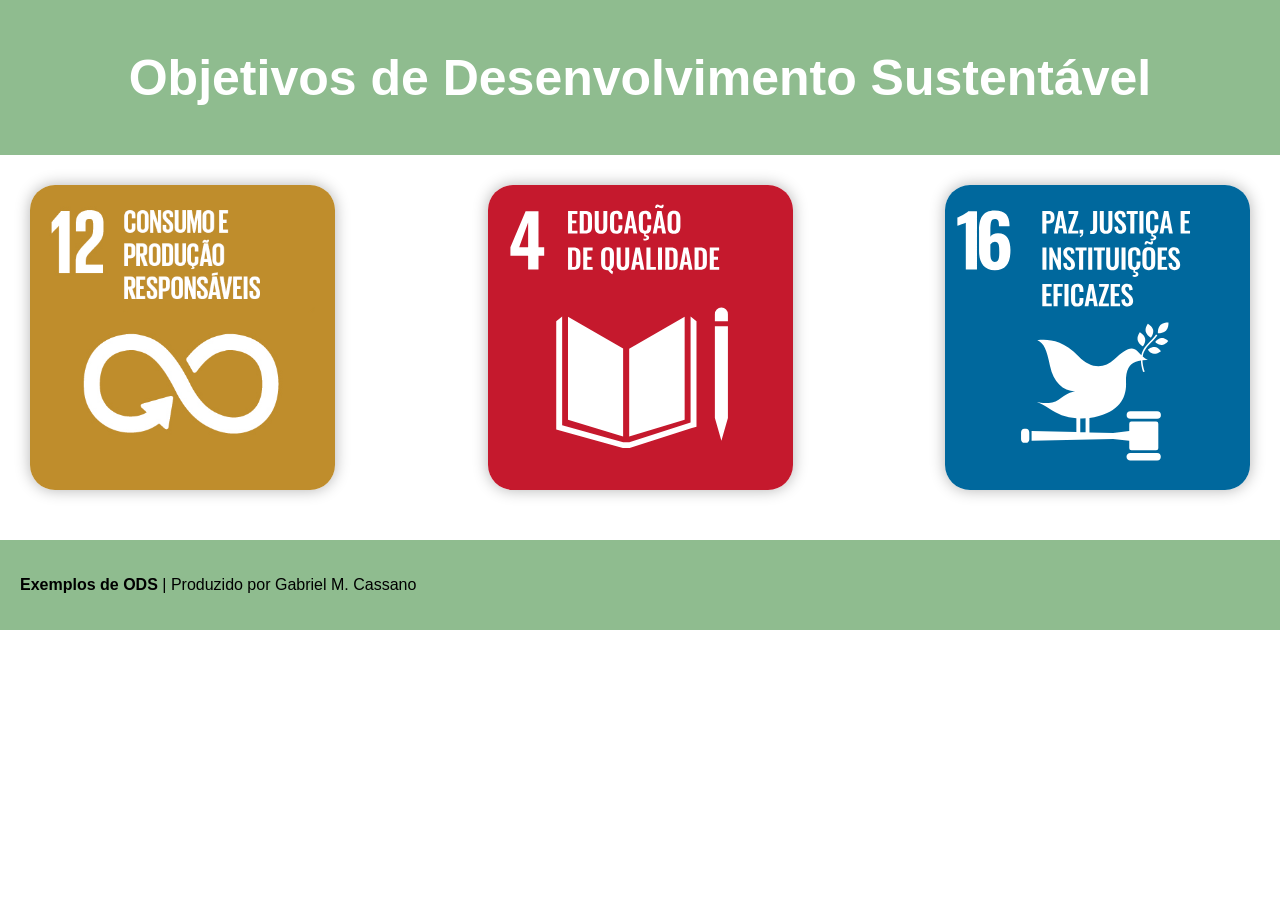
<file: index.html>
<!DOCTYPE html>
<html lang="pt-BR">
<head>
    <meta charset="UTF-8">
    <meta name="viewport" content="width=device-width, initial-scale=1.0">
    <title>ODS - Exemplos</title>
    <link rel="stylesheet" href="css/index.css">
</head>

<body>
    <header>
        <div class="header-content">
            <h1>Objetivos de Desenvolvimento Sustentável</h1>
        </div>
    </header>

    <section>
        <a target="_blank" href="ods12.html">
            <div>
                <img src="images/ODS12.png" alt="Fundo mostarda com o número 12 e o texto Consumo e produção responsáveis em branco, acompanhados pelo símbolo branco da economia circular formado por duas setas curvas. Composição gráfica limpa e institucional, associada à sustentabilidade e ao consumo responsável.">
            </div>
        </a>
        <a target="_blank" href="ods4.html">
            <div>
                <img src="images/ods4.svg" alt="Fundo vermelho com o número 4 e o texto QUALITY EDUCATION em branco. Na parte inferior, há um ícone branco de um livro aberto e uma pessoa usando capelo. Composição gráfica institucional que representa o Objetivo de Desenvolvimento Sustentável 4, sobre educação de qualidade.">
            </div>
        </a>
        <a target="_blank" href="ods16.html">
            <div>
                <img src="images/ods16.svg" alt="Emblema azul do Objetivo de Desenvolvimento Sustentável 16, com o número 16 e o texto PEACE, JUSTICE AND STRONG INSTITUTIONS em branco. A parte inferior mostra uma composição de elementos naturais, uma balança da justiça e um edifício institucional, em estilo gráfico formal e relacionado à paz, à justiça e a instituições eficazes.">
            </div> 
        </a>
    </section>

    <footer>
        <div>
            <p>
                <strong>Exemplos de ODS</strong>
                | Produzido por Gabriel M. Cassano
            </p>
        </div>
    </footer>
    
</body>
</html>
</file>
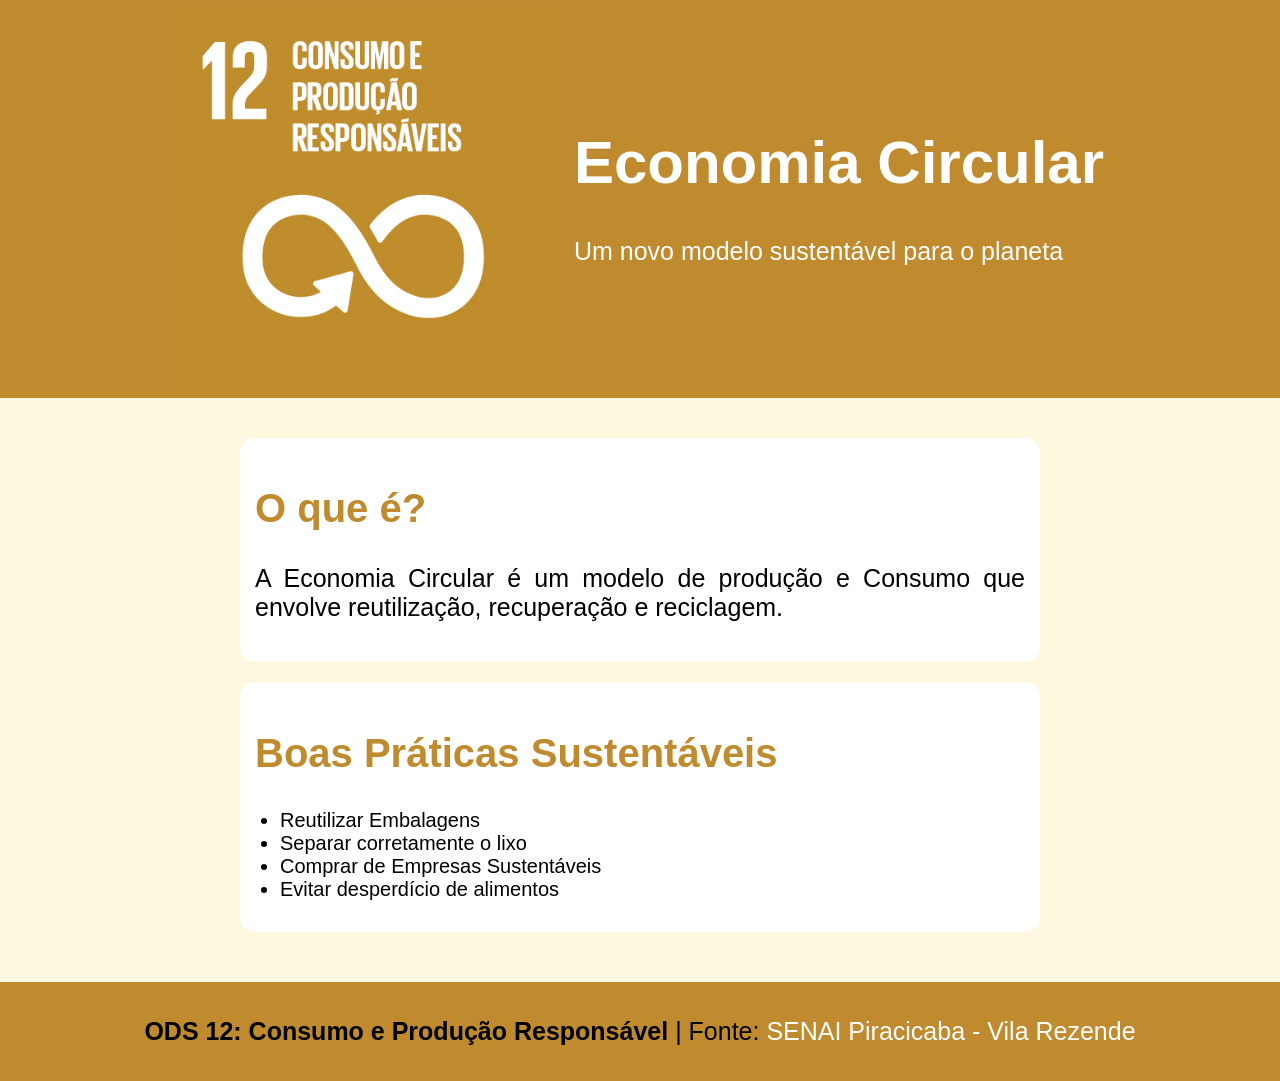
<file: ods12.html>
<!DOCTYPE html>
<html lang="pt-BR">
<head>
    <meta charset="UTF-8">
    <meta name="viewport" content="width=device-width, initial-scale=1.0">
    <title>ODS 12</title>
    <link rel="stylesheet" href="css/ods12.css">
</head>

<body>
    <!-- Cabeçalho do Site -->
    <header>
        <div class="header-content">
            <img src="images/ODS12.png" alt="Símbolo da ODS 12 em fundo mostarda. Em branco, aparecem o número 12, o texto Consumo e Produção Responsáveis e um símbolo de infinito formado por setas curvas, que representa a economia circular, a sustentabilidade e o uso responsável de recursos.">
            <div class="textos-header">
                <a target="_blank" href="https://noticias.portaldaindustria.com.br/noticias/sustentabilidade/objetivos-de-desenvolvimento-sustentavel-da-onu-trazem-oportunidades/">
                    <h1>Economia Circular</h1>
                    <p>Um novo modelo sustentável para o planeta</p>
                </a>
            </div>
        </div>
    </header>

    <!-- Tag Section é um Seção do Site -->
     <section>
        <article>
            <h2>O que é?</h2>
            <p>
                A Economia Circular é um modelo de produção e Consumo
                que envolve reutilização, recuperação e reciclagem.
            </p>
        </article>

        <article>
            <h2>Boas Práticas Sustentáveis</h2>
            <ul>
                <li>Reutilizar Embalagens</li>
                <li>Separar corretamente o lixo</li>
                <li>Comprar de Empresas Sustentáveis</li>
                <li>Evitar desperdício de alimentos</li>
            </ul>
        </article>
     </section>

     <footer>
        <p>
            <strong>
                ODS 12: Consumo e Produção Responsável
            </strong>
            | Fonte:
            <a href="https://www.sp.senai.br/unidade/piracicabavila/">
                SENAI Piracicaba - Vila Rezende
            </a>
        </p>
     </footer>

</body>
</html>
</file>
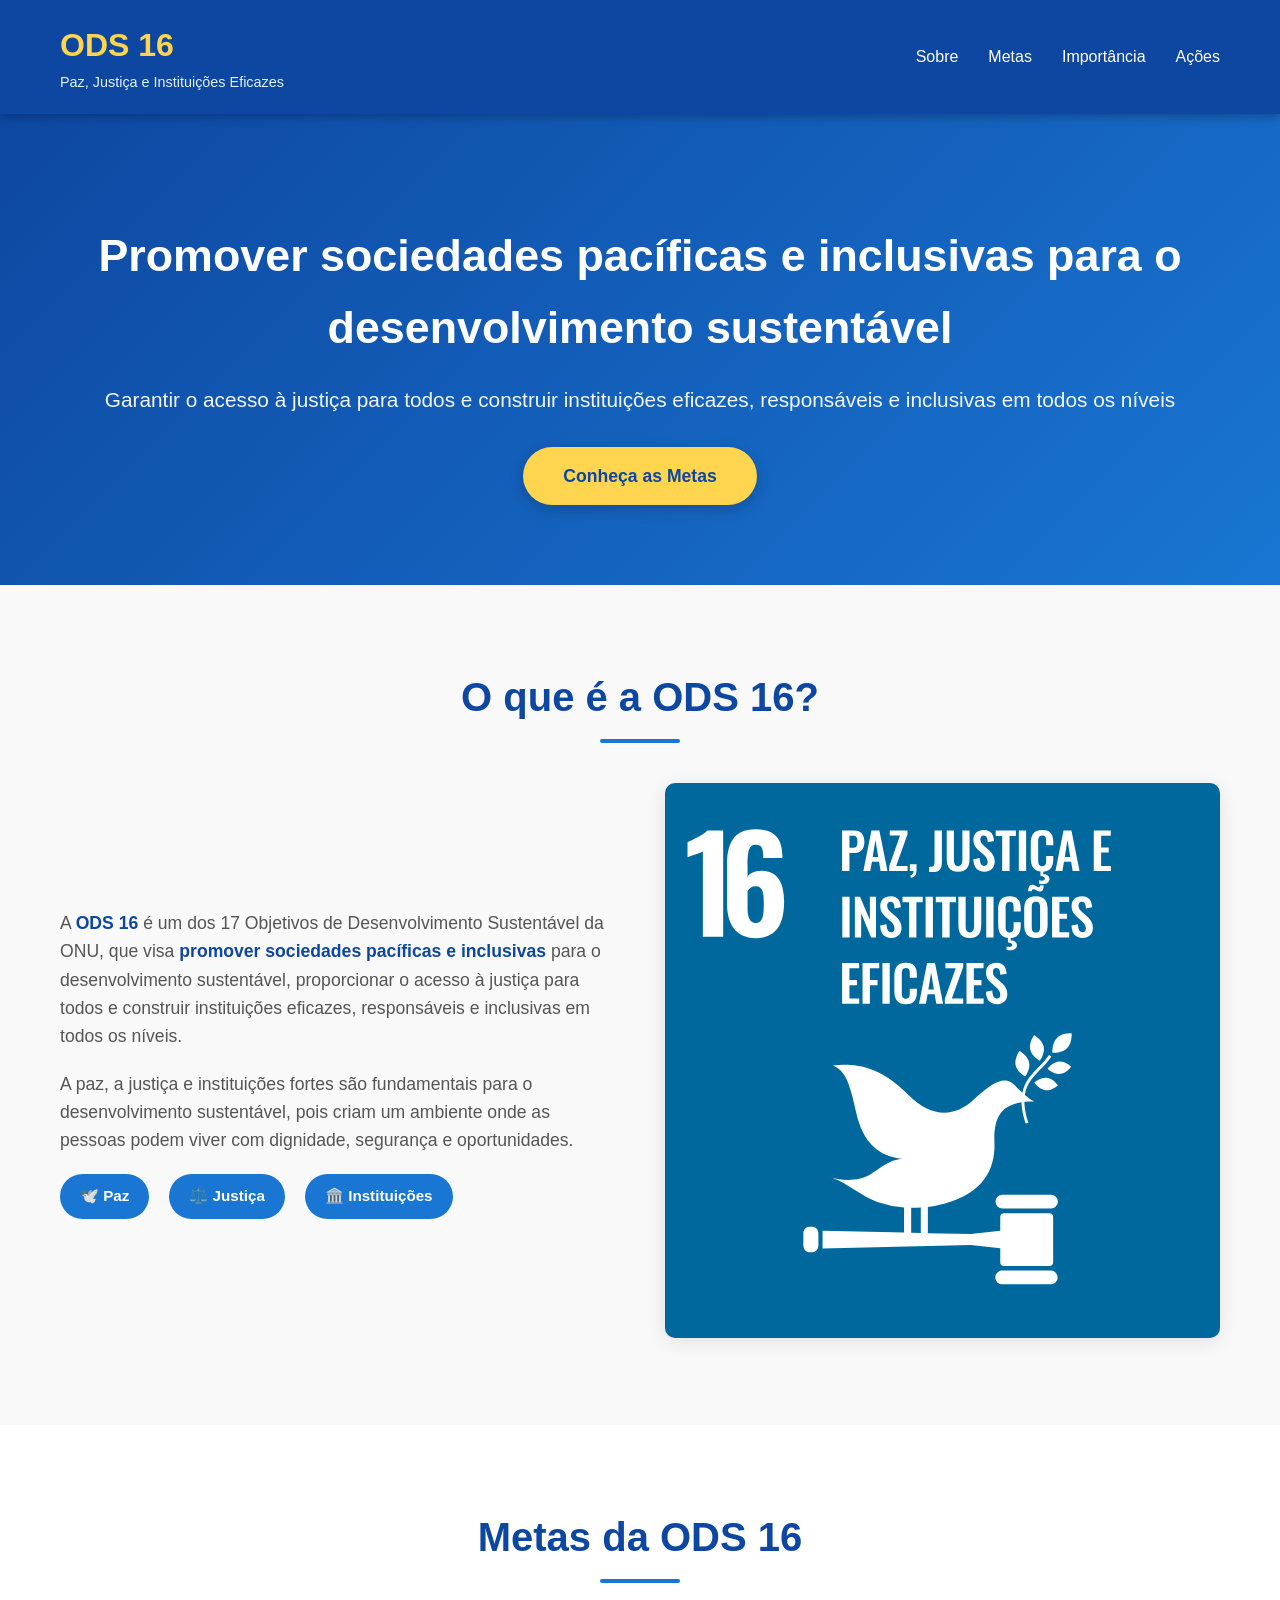
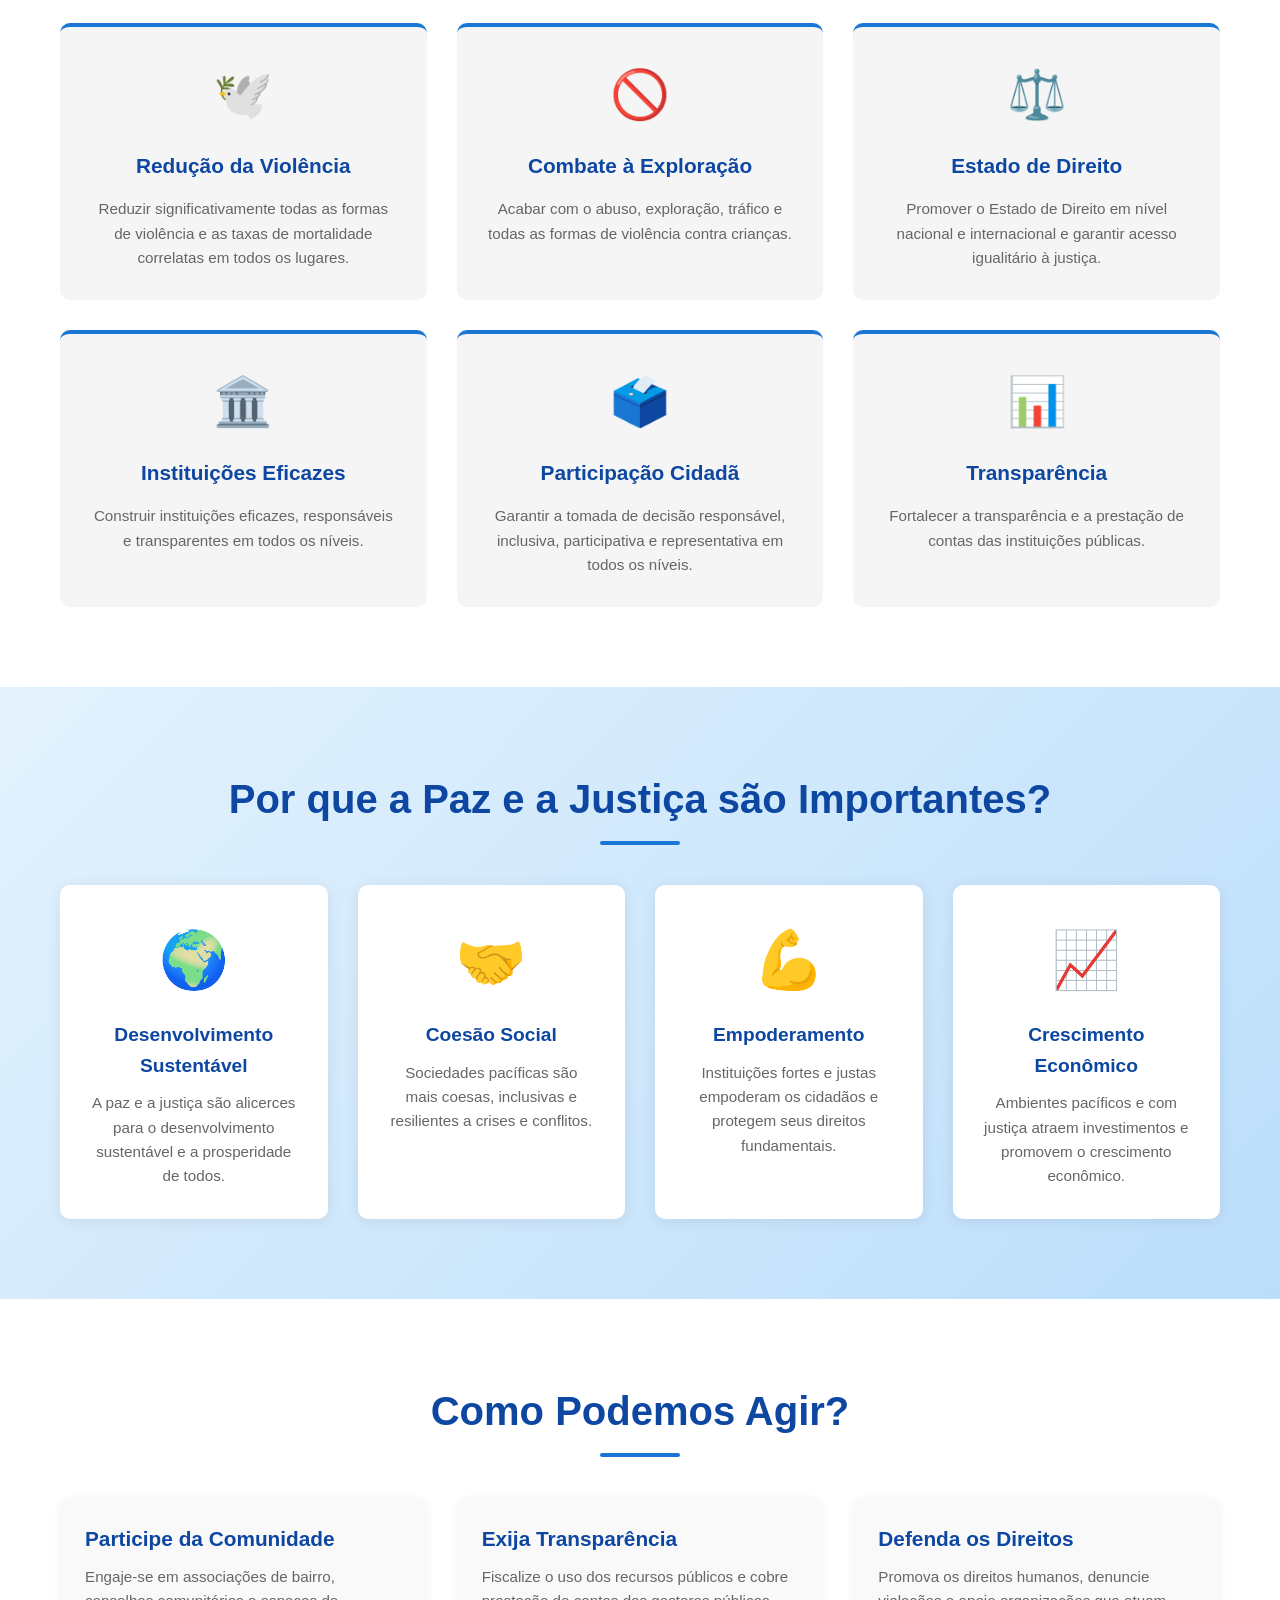
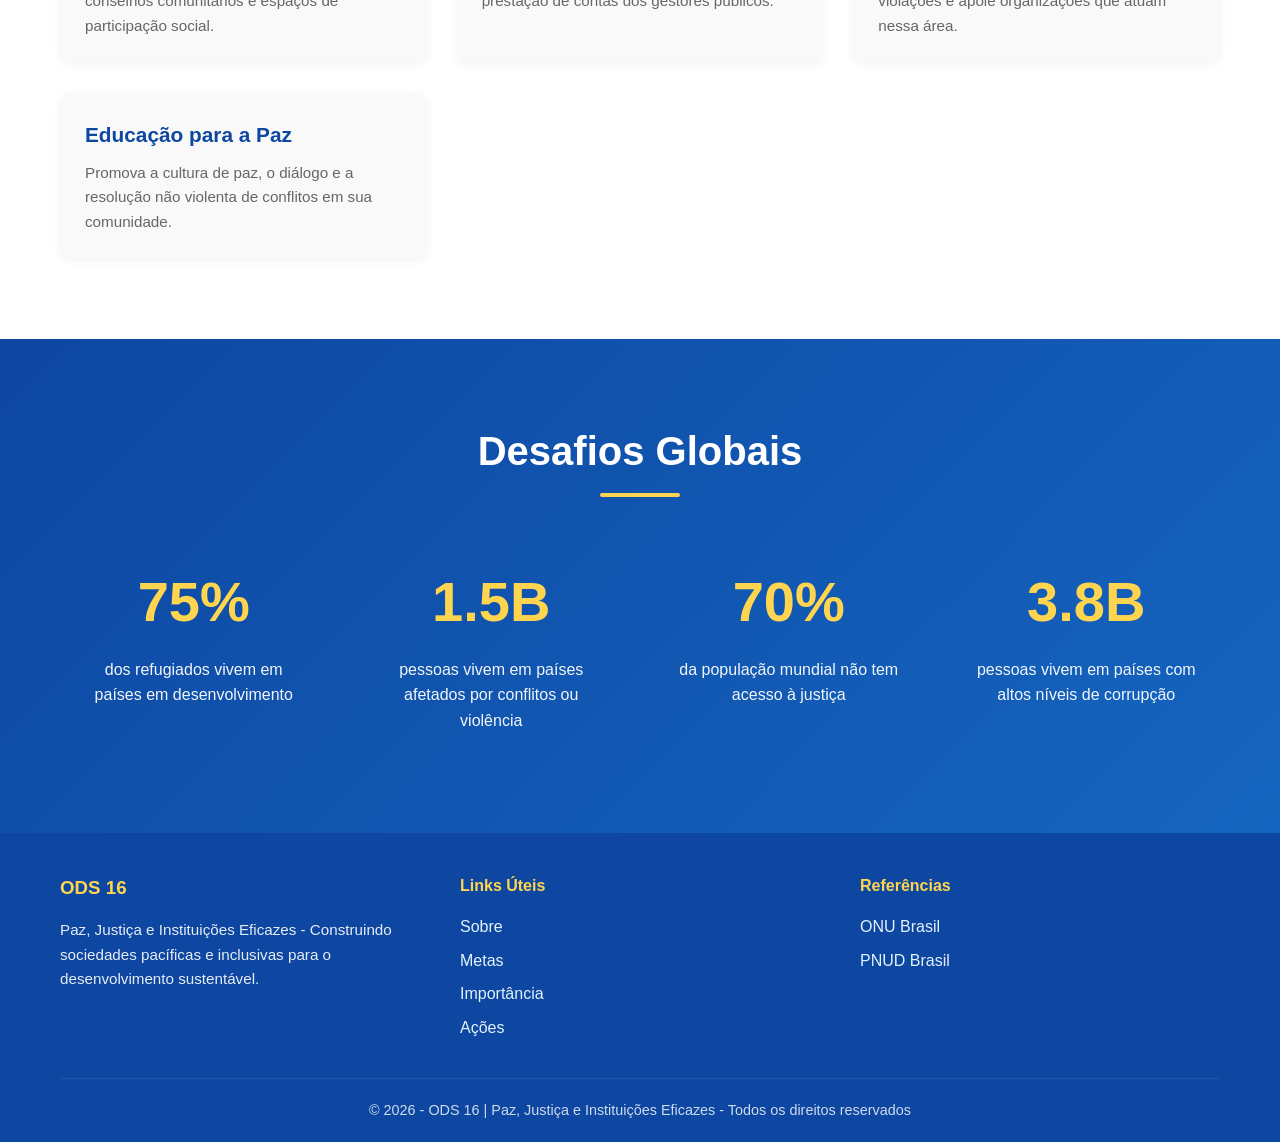
<file: ods16.html>
<!DOCTYPE html>
<html lang="pt-BR">
<head>
    <meta charset="UTF-8">
    <meta name="viewport" content="width=device-width, initial-scale=1.0">
    <title>ODS 16 - Paz, Justiça e Instituições Eficazes</title>
    <link rel="stylesheet" href="css/ods16.css">
</head>
<body>
    <!-- Cabeçalho -->
    <header>
        <div class="container">
            <div class="logo">
                <h1>ODS 16</h1>
                <span>Paz, Justiça e Instituições Eficazes</span>
            </div>
            <nav>
                <ul>
                    <li><a href="#sobre">Sobre</a></li>
                    <li><a href="#metas">Metas</a></li>
                    <li><a href="#importancia">Importância</a></li>
                    <li><a href="#acoes">Ações</a></li>
                </ul>
            </nav>
        </div>
    </header>

    <!-- Banner Principal -->
    <section class="banner">
        <div class="container">
            <div class="banner-content">
                <h2>Promover sociedades pacíficas e inclusivas para o desenvolvimento sustentável</h2>
                <p>Garantir o acesso à justiça para todos e construir instituições eficazes, responsáveis e inclusivas em todos os níveis</p>
                <a href="#metas" class="btn">Conheça as Metas</a>
            </div>
        </div>
    </section>

    <!-- Seção Sobre -->
    <section id="sobre" class="sobre">
        <div class="container">
            <h2 class="section-title">O que é a ODS 16?</h2>
            <div class="sobre-content">
                <div class="sobre-texto">
                    <p>A <strong>ODS 16</strong> é um dos 17 Objetivos de Desenvolvimento Sustentável da ONU, que visa <strong>promover sociedades pacíficas e inclusivas</strong> para o desenvolvimento sustentável, proporcionar o acesso à justiça para todos e construir instituições eficazes, responsáveis e inclusivas em todos os níveis.</p>
                    <p>A paz, a justiça e instituições fortes são fundamentais para o desenvolvimento sustentável, pois criam um ambiente onde as pessoas podem viver com dignidade, segurança e oportunidades.</p>
                    <div class="destaques">
                        <span>🕊️ Paz</span>
                        <span>⚖️ Justiça</span>
                        <span>🏛️ Instituições</span>
                    </div>
                </div>
                <div class="sobre-imagem">
                    <img src="images/ods16.svg" alt="ODS 16 - Paz, Justiça e Instituições Eficazes">
                </div>
            </div>
        </div>
    </section>

    <!-- Seção Metas -->
    <section id="metas" class="metas">
        <div class="container">
            <h2 class="section-title">Metas da ODS 16</h2>
            <div class="metas-grid">
                <div class="meta-card">
                    <div class="meta-icon">🕊️</div>
                    <h3>Redução da Violência</h3>
                    <p>Reduzir significativamente todas as formas de violência e as taxas de mortalidade correlatas em todos os lugares.</p>
                </div>
                <div class="meta-card">
                    <div class="meta-icon">🚫</div>
                    <h3>Combate à Exploração</h3>
                    <p>Acabar com o abuso, exploração, tráfico e todas as formas de violência contra crianças.</p>
                </div>
                <div class="meta-card">
                    <div class="meta-icon">⚖️</div>
                    <h3>Estado de Direito</h3>
                    <p>Promover o Estado de Direito em nível nacional e internacional e garantir acesso igualitário à justiça.</p>
                </div>
                <div class="meta-card">
                    <div class="meta-icon">🏛️</div>
                    <h3>Instituições Eficazes</h3>
                    <p>Construir instituições eficazes, responsáveis e transparentes em todos os níveis.</p>
                </div>
                <div class="meta-card">
                    <div class="meta-icon">🗳️</div>
                    <h3>Participação Cidadã</h3>
                    <p>Garantir a tomada de decisão responsável, inclusiva, participativa e representativa em todos os níveis.</p>
                </div>
                <div class="meta-card">
                    <div class="meta-icon">📊</div>
                    <h3>Transparência</h3>
                    <p>Fortalecer a transparência e a prestação de contas das instituições públicas.</p>
                </div>
            </div>
        </div>
    </section>

    <!-- Seção Importância -->
    <section id="importancia" class="importancia">
        <div class="container">
            <h2 class="section-title">Por que a Paz e a Justiça são Importantes?</h2>
            <div class="importancia-grid">
                <div class="importancia-item">
                    <div class="importancia-icon">🌍</div>
                    <h3>Desenvolvimento Sustentável</h3>
                    <p>A paz e a justiça são alicerces para o desenvolvimento sustentável e a prosperidade de todos.</p>
                </div>
                <div class="importancia-item">
                    <div class="importancia-icon">🤝</div>
                    <h3>Coesão Social</h3>
                    <p>Sociedades pacíficas são mais coesas, inclusivas e resilientes a crises e conflitos.</p>
                </div>
                <div class="importancia-item">
                    <div class="importancia-icon">💪</div>
                    <h3>Empoderamento</h3>
                    <p>Instituições fortes e justas empoderam os cidadãos e protegem seus direitos fundamentais.</p>
                </div>
                <div class="importancia-item">
                    <div class="importancia-icon">📈</div>
                    <h3>Crescimento Econômico</h3>
                    <p>Ambientes pacíficos e com justiça atraem investimentos e promovem o crescimento econômico.</p>
                </div>
            </div>
        </div>
    </section>

    <!-- Seção Ações -->
    <section id="acoes" class="acoes">
        <div class="container">
            <h2 class="section-title">Como Podemos Agir?</h2>
            <div class="acoes-grid">
                <div class="acao-card">
                    <div class="acao-content">
                        <h3>Participe da Comunidade</h3>
                        <p>Engaje-se em associações de bairro, conselhos comunitários e espaços de participação social.</p>
                    </div>
                </div>
                <div class="acao-card">
                    <div class="acao-content">
                        <h3>Exija Transparência</h3>
                        <p>Fiscalize o uso dos recursos públicos e cobre prestação de contas dos gestores públicos.</p>
                    </div>
                </div>
                <div class="acao-card">
                    <div class="acao-content">
                        <h3>Defenda os Direitos</h3>
                        <p>Promova os direitos humanos, denuncie violações e apoie organizações que atuam nessa área.</p>
                    </div>
                </div>
                <div class="acao-card">
                        <div class="acao-content">
                        <h3>Educação para a Paz</h3>
                        <p>Promova a cultura de paz, o diálogo e a resolução não violenta de conflitos em sua comunidade.</p>
                    </div>
                </div>
            </div>
        </div>
    </section>

    <!-- Seção Estatísticas -->
    <section class="estatisticas">
        <div class="container">
            <h2 class="section-title" style="color: white;">Desafios Globais</h2>
            <div class="estatisticas-grid">
                <div class="estatistica-item">
                    <div class="numero">75%</div>
                    <p>dos refugiados vivem em países em desenvolvimento</p>
                </div>
                <div class="estatistica-item">
                    <div class="numero">1.5B</div>
                    <p>pessoas vivem em países afetados por conflitos ou violência</p>
                </div>
                <div class="estatistica-item">
                    <div class="numero">70%</div>
                    <p>da população mundial não tem acesso à justiça</p>
                </div>
                <div class="estatistica-item">
                    <div class="numero">3.8B</div>
                    <p>pessoas vivem em países com altos níveis de corrupção</p>
                </div>
            </div>
        </div>
    </section>

    <!-- Rodapé -->
    <footer>
        <div class="container">
            <div class="footer-content">
                <div class="footer-section">
                    <h3>ODS 16</h3>
                    <p>Paz, Justiça e Instituições Eficazes - Construindo sociedades pacíficas e inclusivas para o desenvolvimento sustentável.</p>
                </div>
                <div class="footer-section">
                    <h4>Links Úteis</h4>
                    <ul>
                        <li><a href="#sobre">Sobre</a></li>
                        <li><a href="#metas">Metas</a></li>
                        <li><a href="#importancia">Importância</a></li>
                        <li><a href="#acoes">Ações</a></li>
                    </ul>
                </div>
                <div class="footer-section">
                    <h4>Referências</h4>
                    <ul>
                        <li><a href="https://brasil.un.org/pt-br/sdgs/16" target="_blank">ONU Brasil</a></li>
                        <li><a href="https://www.undp.org/pt/brazil" target="_blank">PNUD Brasil</a></li>
                    </ul>
                </div>
            </div>
            <div class="footer-bottom">
                <p>&copy; 2026 - ODS 16 | Paz, Justiça e Instituições Eficazes - Todos os direitos reservados</p>
            </div>
        </div>
    </footer>
</body>
</html>
</file>
<file: css/index.css>
body {
    margin: 0;
    padding: 0;
    font-family: 'Segoe UI', Tahoma, Geneva, Verdana, sans-serif;
}

header {
    background-color: darkseagreen;
    padding: 15px;
    color: white;
}

.header-content {
    display: flex;
    align-items: center;/*Alinha na Vertical*/
    justify-content: center; /*Alinha na Horinzontal*/
    flex-wrap: wrap;
}

h1 {
    font-size: 50px;
    text-align: center;
}

section {
    display: flex;
    flex-direction: row;
    justify-content: space-between;
    padding: 30px;
}

section a {
    display: block; /* ou inline-block */
    width: 25%; /* Ajuste conforme necessário */
    text-decoration: none; /* Remove sublinhado do link */
}

section a div {
    width: 100%;
}

section a div img {
    width: 100%;
    height: auto;
    display: block;
    border-radius: 25px;
    box-shadow: 0 0 15px rgba(0, 0, 0, 0.3);
}

footer {
    display: flex;
    justify-content: center;
    padding: 20px;
    margin-top: 20px;
    background-color: darkseagreen;
}

footer div {
    display: block;
    width: 100%;
}
</file>
<file: css/ods12.css>
body {
    background-color: #fff8e1;
    font-family: 'Segoe UI', Tahoma, Geneva, Verdana, sans-serif;
    margin: 0;
    padding: 0;
}

header {
    background-color: #bf8b2e;
    color: white;
    padding: 10px;
}

.header-content {
    display: flex;
    align-items: center;/*Alinha na Vertical*/
    justify-content: center; /*Alinha na Horinzontal*/
    gap: 20px; /*Espaçamento Interno*/
    flex-wrap: wrap;
}

.textos-header {
    margin-bottom: 20px;
}

h1 {
    font-size: 60px;
    text-align: center;
}

h2 {
    color:#bf8b2e;
    font-size: 40px;
}

p {
    font-size: 25px;
}

img {
    width: 30%;
    height: auto;
}

a {
    color: white;
    text-decoration: none;
}

a:hover {
    text-decoration: underline 2px;
}

section {
    padding: 20px;
    max-width: 800px;
    margin: 0 auto;
    text-align: justify;
}

article {
    background-color: white;
    padding: 15px;
    border-radius: 15px;
    margin-top: 20px;
    

}

ul {
    padding-left: 25px;
}

li {
    font-size: 20px;
}

footer {
    background-color:#bf8b2e;
    padding: 10px;
    text-align: center;
    margin-top: 30px;
    font-size: 10px;
}


/*Para Celular*/
@media (max-width: 768px) {
    img {
        width: 35%;
    }

    h1 {
        font-size: 30px;
    }

    p {
        font-size: 15px;
    }
}
</file>
<file: css/ods16.css>
/* ===== RESET E CONFIGURAÇÕES GERAIS ===== */
* {
    margin: 0;
    padding: 0;
    box-sizing: border-box;
}

body {
    font-family: 'Segoe UI', Tahoma, Geneva, Verdana, sans-serif;
    line-height: 1.6;
    color: #333;
}

.container {
    max-width: 1200px;
    margin: 0 auto;
    padding: 0 20px;
}

.section-title {
    font-size: 2.5rem;
    text-align: center;
    margin-bottom: 40px;
    color: #0D47A1;
    position: relative;
}

.section-title::after {
    content: '';
    display: block;
    width: 80px;
    height: 4px;
    background: #1976D2;
    margin: 10px auto 0;
    border-radius: 2px;
}

/* ===== HEADER ===== */
header {
    background: #0D47A1;
    color: white;
    padding: 20px 0;
    position: fixed;
    top: 0;
    left: 0;
    right: 0;
    z-index: 1000;
    box-shadow: 0 2px 10px rgba(0,0,0,0.3);
}

header .container {
    display: flex;
    justify-content: space-between;
    align-items: center;
    flex-wrap: wrap;
}

.logo h1 {
    font-size: 2rem;
    font-weight: 700;
    color: #FFD54F;
}

.logo span {
    display: block;
    font-size: 0.9rem;
    font-weight: 300;
    color: #E3F2FD;
}

nav ul {
    display: flex;
    list-style: none;
    gap: 30px;
}

nav ul li a {
    color: white;
    text-decoration: none;
    font-weight: 500;
    transition: color 0.3s;
    padding: 5px 0;
    border-bottom: 2px solid transparent;
}

nav ul li a:hover {
    color: #FFD54F;
    border-bottom-color: #FFD54F;
}

/* ===== BANNER ===== */
.banner {
    background: linear-gradient(135deg, #0D47A1 0%, #1976D2 100%);
    color: white;
    padding: 140px 0 80px;
    text-align: center;
    margin-top: 80px;
}

.banner-content h2 {
    font-size: 2.8rem;
    margin-bottom: 20px;
    font-weight: 700;
}

.banner-content p {
    font-size: 1.3rem;
    margin-bottom: 30px;
    opacity: 0.95;
}

.btn {
    display: inline-block;
    background: #FFD54F;
    color: #0D47A1;
    padding: 15px 40px;
    border-radius: 50px;
    text-decoration: none;
    font-weight: 700;
    font-size: 1.1rem;
    transition: all 0.3s;
    box-shadow: 0 4px 15px rgba(0,0,0,0.2);
}

.btn:hover {
    background: #FFC107;
    transform: translateY(-3px);
    box-shadow: 0 6px 20px rgba(0,0,0,0.3);
}

/* ===== SEÇÃO SOBRE ===== */
.sobre {
    padding: 80px 0;
    background: #f9f9f9;
}

.sobre-content {
    display: flex;
    align-items: center;
    gap: 50px;
    flex-wrap: wrap;
}

.sobre-texto {
    flex: 1;
    min-width: 300px;
}

.sobre-texto p {
    font-size: 1.1rem;
    margin-bottom: 20px;
    color: #555;
}

.sobre-texto strong {
    color: #0D47A1;
}

.destaques {
    display: flex;
    gap: 20px;
    margin-top: 20px;
    flex-wrap: wrap;
}

.destaques span {
    background: #1976D2;
    color: white;
    padding: 10px 20px;
    border-radius: 25px;
    font-weight: 600;
    font-size: 0.95rem;
}

.sobre-imagem {
    flex: 1;
    min-width: 300px;
}

.sobre-imagem img {
    width: 100%;
    height: auto;
    border-radius: 10px;
    box-shadow: 0 4px 20px rgba(0,0,0,0.1);
}

/* ===== SEÇÃO METAS ===== */
.metas {
    padding: 80px 0;
    background: white;
}

.metas-grid {
    display: grid;
    grid-template-columns: repeat(auto-fit, minmax(300px, 1fr));
    gap: 30px;
}

.meta-card {
    background: #f5f5f5;
    padding: 30px;
    border-radius: 10px;
    text-align: center;
    transition: transform 0.3s, box-shadow 0.3s;
    border-top: 4px solid #1976D2;
}

.meta-card:hover {
    transform: translateY(-5px);
    box-shadow: 0 8px 25px rgba(0,0,0,0.1);
}

.meta-icon {
    font-size: 3rem;
    margin-bottom: 15px;
}

.meta-card h3 {
    font-size: 1.3rem;
    margin-bottom: 15px;
    color: #0D47A1;
}

.meta-card p {
    color: #666;
    font-size: 0.95rem;
}

/* ===== SEÇÃO IMPORTÂNCIA ===== */
.importancia {
    padding: 80px 0;
    background: linear-gradient(135deg, #E3F2FD 0%, #BBDEFB 100%);
}

.importancia-grid {
    display: grid;
    grid-template-columns: repeat(auto-fit, minmax(250px, 1fr));
    gap: 30px;
}

.importancia-item {
    background: white;
    padding: 30px;
    border-radius: 10px;
    text-align: center;
    box-shadow: 0 2px 15px rgba(0,0,0,0.08);
    transition: transform 0.3s;
}

.importancia-item:hover {
    transform: scale(1.03);
}

.importancia-icon {
    font-size: 3.5rem;
    margin-bottom: 15px;
}

.importancia-item h3 {
    font-size: 1.2rem;
    margin-bottom: 10px;
    color: #0D47A1;
}

.importancia-item p {
    color: #666;
    font-size: 0.95rem;
}

/* ===== SEÇÃO AÇÕES ===== */
.acoes {
    padding: 80px 0;
    background: white;
}

.acoes-grid {
    display: grid;
    grid-template-columns: repeat(auto-fit, minmax(280px, 1fr));
    gap: 30px;
}

.acao-card {
    background: #f9f9f9;
    border-radius: 10px;
    overflow: hidden;
    transition: transform 0.3s, box-shadow 0.3s;
    box-shadow: 0 2px 10px rgba(0,0,0,0.05);
}

.acao-card:hover {
    transform: translateY(-5px);
    box-shadow: 0 8px 25px rgba(0,0,0,0.15);
}

.acao-card img {
    width: 100%;
    height: 200px;
    object-fit: cover;
}

.acao-content {
    padding: 25px;
}

.acao-content h3 {
    font-size: 1.3rem;
    margin-bottom: 10px;
    color: #0D47A1;
}

.acao-content p {
    color: #666;
    font-size: 0.95rem;
}

/* ===== SEÇÃO ESTATÍSTICAS ===== */
.estatisticas {
    padding: 80px 0;
    background: linear-gradient(135deg, #0D47A1 0%, #1565C0 100%);
    color: white;
}

.estatisticas .section-title {
    color: white;
}

.estatisticas .section-title::after {
    background: #FFD54F;
}

.estatisticas-grid {
    display: grid;
    grid-template-columns: repeat(auto-fit, minmax(220px, 1fr));
    gap: 30px;
    text-align: center;
}

.estatistica-item {
    padding: 20px;
}

.estatistica-item .numero {
    font-size: 3.5rem;
    font-weight: 700;
    color: #FFD54F;
    display: block;
    margin-bottom: 10px;
}

.estatistica-item p {
    font-size: 1rem;
    opacity: 0.95;
}

/* ===== FOOTER ===== */
footer {
    background: #0D47A1;
    color: white;
    padding: 40px 0 20px;
}

.footer-content {
    display: grid;
    grid-template-columns: repeat(auto-fit, minmax(200px, 1fr));
    gap: 40px;
    margin-bottom: 30px;
}

.footer-section h3,
.footer-section h4 {
    margin-bottom: 15px;
    color: #FFD54F;
}

.footer-section p {
    font-size: 0.95rem;
    opacity: 0.9;
}

.footer-section ul {
    list-style: none;
}

.footer-section ul li {
    margin-bottom: 8px;
}

.footer-section ul li a {
    color: #E3F2FD;
    text-decoration: none;
    transition: color 0.3s;
}

.footer-section ul li a:hover {
    color: #FFD54F;
}

.footer-bottom {
    text-align: center;
    padding-top: 20px;
    border-top: 1px solid rgba(255,255,255,0.1);
    font-size: 0.9rem;
    opacity: 0.8;
}

/* ===== RESPONSIVIDADE ===== */
@media (max-width: 768px) {
    header .container {
        flex-direction: column;
        align-items: center;
        gap: 15px;
    }

    nav ul {
        flex-wrap: wrap;
        justify-content: center;
        gap: 15px;
    }

    .banner {
        padding: 120px 0 60px;
    }

    .banner-content h2 {
        font-size: 2rem;
    }

    .banner-content p {
        font-size: 1rem;
    }

    .section-title {
        font-size: 2rem;
    }

    .sobre-content {
        flex-direction: column;
        text-align: center;
    }

    .destaques {
        justify-content: center;
    }

    .metas-grid,
    .importancia-grid,
    .acoes-grid,
    .estatisticas-grid {
        grid-template-columns: 1fr;
    }

    .footer-content {
        grid-template-columns: 1fr;
        text-align: center;
    }

    .estatistica-item .numero {
        font-size: 2.5rem;
    }
}

@media (max-width: 480px) {
    .banner-content h2 {
        font-size: 1.5rem;
    }

    .btn {
        padding: 12px 30px;
        font-size: 1rem;
    }

    .meta-card,
    .importancia-item,
    .acao-card {
        padding: 20px;
    }

    .destaques span {
        font-size: 0.8rem;
        padding: 8px 15px;
    }
}
</file>
